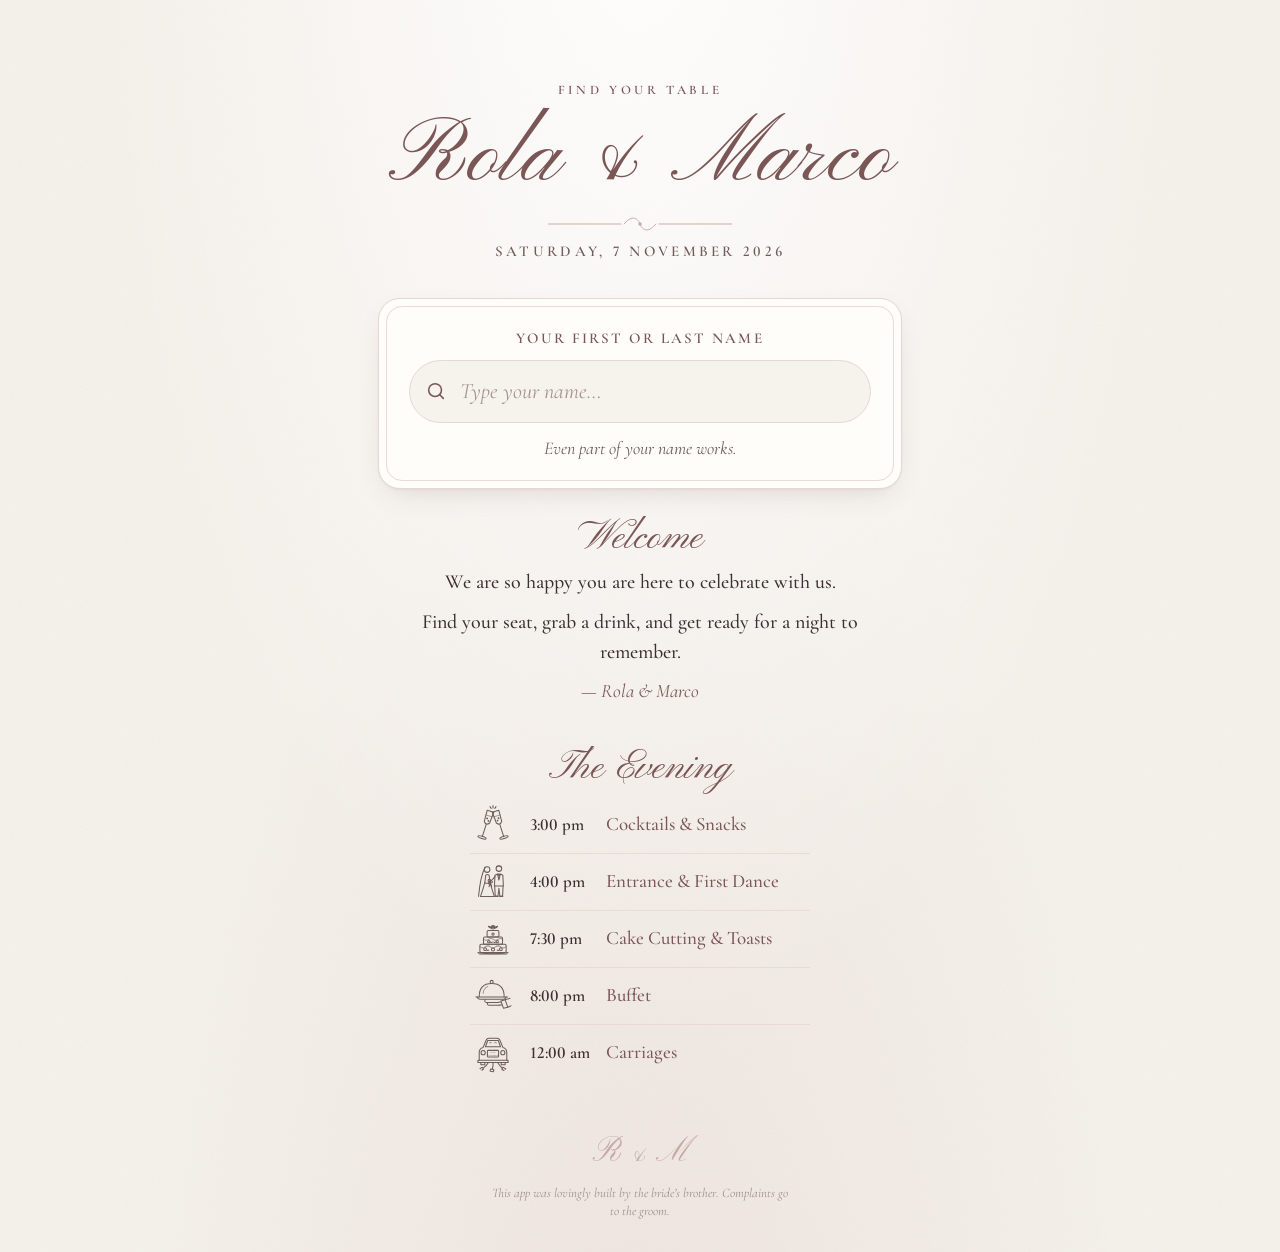
<file: index.html>
<!doctype html>
<html lang="en">
<head>
  <meta charset="utf-8">
  <meta name="viewport" content="width=device-width, initial-scale=1, viewport-fit=cover">
  <meta name="robots" content="noindex, nofollow">
  <meta name="theme-color" content="#F6F2EC">
  <meta name="format-detection" content="telephone=no">
  <title>Rola &amp; Marco · Find your table</title>
  <meta name="description" content="Find your table at Rola &amp; Marco's wedding.">
  <link rel="icon" href="data:image/svg+xml,%3Csvg xmlns='http://www.w3.org/2000/svg' viewBox='0 0 64 64'%3E%3Ccircle cx='32' cy='32' r='30' fill='%23F6F2EC' stroke='%237A5656' stroke-width='2'/%3E%3Ctext x='32' y='42' font-family='Georgia,serif' font-size='26' font-style='italic' text-anchor='middle' fill='%237A5656'%3ER%26amp;M%3C/text%3E%3C/svg%3E">
  <link rel="preload" href="fonts/pinyon-script-latin-400-normal.woff2" as="font" type="font/woff2" crossorigin>
  <link rel="preload" href="fonts/cormorant-garamond-latin-500-normal.woff2" as="font" type="font/woff2" crossorigin>
  <link rel="stylesheet" href="style.css">
</head>
<body>
  <main class="page">

    <header class="hero">
      <p class="eyebrow">Find your table</p>
      <h1 class="couple" id="couple">Rola &amp; Marco</h1>
      <svg class="flourish" viewBox="0 0 240 24" aria-hidden="true">
        <path d="M4 12 H96" />
        <path d="M144 12 H236" />
        <path d="M100 12 C108 2, 116 2, 120 12 C124 22, 132 22, 140 12" />
        <circle cx="120" cy="12" r="2.2" />
      </svg>
      <p class="date" id="date">Saturday, 7 November 2026</p>
      <p class="venue" id="venue" hidden></p>
    </header>

    <section class="finder" aria-labelledby="finder-title">
      <h2 id="finder-title" class="visually-hidden">Search for your name</h2>

      <form class="search" role="search" autocomplete="off" onsubmit="return false">
        <label for="q" class="search-label">Your first or last name</label>
        <div class="search-field">
          <svg class="search-icon" viewBox="0 0 24 24" aria-hidden="true"><circle cx="11" cy="11" r="7"/><path d="M20 20l-4.2-4.2"/></svg>
          <input id="q" name="q" type="search"
                 placeholder="Type your name…"
                 autocomplete="off" autocorrect="off" autocapitalize="words"
                 spellcheck="false" enterkeyhint="search" maxlength="60"
                 aria-describedby="status" aria-controls="results">
          <button type="button" class="clear" id="clear" aria-label="Clear search" hidden>
            <svg viewBox="0 0 24 24" aria-hidden="true"><path d="M6 6l12 12M18 6L6 18"/></svg>
          </button>
        </div>
      </form>

      <p id="status" class="status" aria-live="polite">Even part of your name works.</p>
      <div id="results" class="results"></div>
    </section>

    <section class="panel welcome" id="welcome" hidden>
      <h2 class="panel-title" id="welcome-title">Welcome</h2>
      <div class="welcome-text" id="welcome-text"></div>
      <p class="signature" id="welcome-signature"></p>
      <ul class="info-chips" id="welcome-extras"></ul>
    </section>

    <section class="panel schedule" id="schedule" hidden>
      <h2 class="panel-title" id="schedule-title">The Evening</h2>
      <ol class="timeline" id="timeline"></ol>
    </section>

    <footer class="foot">
      <button type="button" class="monogram" id="monogram" aria-label="A note from the bride’s brother">R <span>&amp;</span> M</button>
      <p class="credit" id="credit">This app was lovingly built by the bride’s brother. Complaints go to the groom.</p>
    </footer>
  </main>

  <noscript>
    <p class="noscript">Please enable JavaScript to search, or ask at the welcome desk for your table.</p>
  </noscript>

  <script src="config.js"></script>
  <script src="icons.js"></script>
  <script src="app.js" defer></script>
</body>
</html>
</file>
<file: style.css>
/* ───────── Fonts (self-hosted, work without Google) ───────── */
@font-face { font-family: "Pinyon Script"; font-style: normal; font-weight: 400; font-display: swap;
  src: url("fonts/pinyon-script-latin-400-normal.woff2") format("woff2"); }

@font-face { font-family: "Cormorant Garamond"; font-style: normal; font-weight: 400; font-display: swap;
  src: url("fonts/cormorant-garamond-latin-400-normal.woff2") format("woff2");
  unicode-range: U+0000-00FF, U+0131, U+0152-0153, U+02BB-02BC, U+02C6, U+02DA, U+02DC, U+2000-206F, U+20AC, U+2122, U+2191, U+2193, U+2212, U+2215, U+FEFF, U+FFFD; }
@font-face { font-family: "Cormorant Garamond"; font-style: normal; font-weight: 400; font-display: swap;
  src: url("fonts/cormorant-garamond-latin-ext-400-normal.woff2") format("woff2");
  unicode-range: U+0100-02AF, U+0304, U+0308, U+0329, U+1E00-1E9F, U+1EF2-1EFF, U+2020, U+20A0-20AB, U+20AD-20C0, U+2113, U+2C60-2C7F, U+A720-A7FF; }
@font-face { font-family: "Cormorant Garamond"; font-style: normal; font-weight: 500; font-display: swap;
  src: url("fonts/cormorant-garamond-latin-500-normal.woff2") format("woff2");
  unicode-range: U+0000-00FF, U+0131, U+0152-0153, U+02BB-02BC, U+02C6, U+02DA, U+02DC, U+2000-206F, U+20AC, U+2122, U+2191, U+2193, U+2212, U+2215, U+FEFF, U+FFFD; }
@font-face { font-family: "Cormorant Garamond"; font-style: normal; font-weight: 500; font-display: swap;
  src: url("fonts/cormorant-garamond-latin-ext-500-normal.woff2") format("woff2");
  unicode-range: U+0100-02AF, U+0304, U+0308, U+0329, U+1E00-1E9F, U+1EF2-1EFF, U+2020, U+20A0-20AB, U+20AD-20C0, U+2113, U+2C60-2C7F, U+A720-A7FF; }
@font-face { font-family: "Cormorant Garamond"; font-style: normal; font-weight: 600; font-display: swap;
  src: url("fonts/cormorant-garamond-latin-600-normal.woff2") format("woff2");
  unicode-range: U+0000-00FF, U+0131, U+0152-0153, U+02BB-02BC, U+02C6, U+02DA, U+02DC, U+2000-206F, U+20AC, U+2122, U+2191, U+2193, U+2212, U+2215, U+FEFF, U+FFFD; }
@font-face { font-family: "Cormorant Garamond"; font-style: normal; font-weight: 600; font-display: swap;
  src: url("fonts/cormorant-garamond-latin-ext-600-normal.woff2") format("woff2");
  unicode-range: U+0100-02AF, U+0304, U+0308, U+0329, U+1E00-1E9F, U+1EF2-1EFF, U+2020, U+20A0-20AB, U+20AD-20C0, U+2113, U+2C60-2C7F, U+A720-A7FF; }
@font-face { font-family: "Cormorant Garamond"; font-style: italic; font-weight: 400; font-display: swap;
  src: url("fonts/cormorant-garamond-latin-400-italic.woff2") format("woff2");
  unicode-range: U+0000-00FF, U+0131, U+0152-0153, U+02BB-02BC, U+02C6, U+02DA, U+02DC, U+2000-206F, U+20AC, U+2122, U+2191, U+2193, U+2212, U+2215, U+FEFF, U+FFFD; }
@font-face { font-family: "Cormorant Garamond"; font-style: italic; font-weight: 400; font-display: swap;
  src: url("fonts/cormorant-garamond-latin-ext-400-italic.woff2") format("woff2");
  unicode-range: U+0100-02AF, U+0304, U+0308, U+0329, U+1E00-1E9F, U+1EF2-1EFF, U+2020, U+20A0-20AB, U+20AD-20C0, U+2113, U+2C60-2C7F, U+A720-A7FF; }

/* ───────── Palette ───────── */
:root {
  --paper: #F6F2EC;
  --paper-deep: #EFE8DF;
  --card: #FFFDF9;
  --ink: #3B2F2F;
  --ink-soft: #6E5D5A;
  --mauve: #7A5656;
  --mauve-deep: #5E4040;
  --rose: #C9A9A6;
  --rose-soft: #E9DAD6;
  --line: #E4D8D2;
  --shadow: 0 1px 2px rgba(94, 64, 64, .06), 0 10px 30px -12px rgba(94, 64, 64, .22);
  --radius: 22px;
  --serif: "Cormorant Garamond", "Iowan Old Style", Georgia, "Times New Roman", serif;
  --script: "Pinyon Script", "Snell Roundhand", "Apple Chancery", cursive;
}

*, *::before, *::after { box-sizing: border-box; }
html { -webkit-text-size-adjust: 100%; }
body {
  margin: 0;
  min-height: 100svh;
  color: var(--ink);
  font-family: var(--serif);
  font-weight: 500;
  font-size: 19px;
  line-height: 1.5;
  font-variant-numeric: lining-nums;
  background-color: var(--paper);
  /* soft vignette + fine paper grain */
  background-image:
    radial-gradient(ellipse at 50% -10%, rgba(255,255,255,.9), rgba(255,255,255,0) 60%),
    radial-gradient(ellipse at 50% 120%, rgba(201,169,166,.18), rgba(201,169,166,0) 55%),
    url("data:image/svg+xml,%3Csvg xmlns='http://www.w3.org/2000/svg' width='220' height='220'%3E%3Cfilter id='n'%3E%3CfeTurbulence type='fractalNoise' baseFrequency='.85' numOctaves='3' stitchTiles='stitch'/%3E%3CfeColorMatrix values='0 0 0 0 .45 0 0 0 0 .34 0 0 0 0 .32 0 0 0 .07 0'/%3E%3C/filter%3E%3Crect width='100%25' height='100%25' filter='url(%23n)'/%3E%3C/svg%3E");
}

.page {
  max-width: 560px;
  margin: 0 auto;
  padding: max(28px, env(safe-area-inset-top)) 18px max(32px, env(safe-area-inset-bottom));
}

.visually-hidden {
  position: absolute !important; width: 1px; height: 1px; overflow: hidden;
  clip: rect(0 0 0 0); white-space: nowrap;
}

/* ───────── Hero ───────── */
.hero { text-align: center; padding: 18px 0 10px; }
.eyebrow {
  display: inline-block;
  margin: 0 0 6px;
  font-size: 13px;
  letter-spacing: .28em;
  text-transform: uppercase;
  color: var(--mauve);
  font-weight: 600;
}
.couple {
  margin: 0;
  font-family: var(--script);
  font-weight: 400;
  font-size: clamp(46px, 13.5vw, 92px);
  white-space: nowrap;
  line-height: 1.12;
  color: var(--mauve);
  letter-spacing: .005em;
  padding: 0 .1em;
}
.flourish {
  display: block; width: 190px; height: 20px; margin: 4px auto 6px;
  fill: none; stroke: var(--rose); stroke-width: 1.2; stroke-linecap: round;
}
.flourish circle { fill: var(--rose); stroke: none; }
.date {
  margin: 0;
  font-size: 15px;
  letter-spacing: .22em;
  text-transform: uppercase;
  color: var(--ink-soft);
  font-weight: 600;
  font-variant-numeric: lining-nums;
}
.venue { margin: 4px 0 0; font-style: italic; color: var(--ink-soft); }

/* ───────── Search card ───────── */
.finder {
  margin-top: 26px;
  background: var(--card);
  border: 1px solid var(--line);
  border-radius: var(--radius);
  box-shadow: var(--shadow);
  padding: 22px 18px 20px;
  position: relative;
}
.finder::before {
  /* thin inset frame, like stationery */
  content: ""; position: absolute; inset: 7px;
  border: 1px solid var(--rose-soft); border-radius: calc(var(--radius) - 6px);
  pointer-events: none;
}
.search { position: relative; z-index: 1; }
.search-label {
  display: block; text-align: center;
  font-size: 15px; letter-spacing: .14em; text-transform: uppercase;
  color: var(--mauve); font-weight: 600; margin-bottom: 10px;
}
.search-field { position: relative; }
.search-icon {
  position: absolute; left: 16px; top: 50%; transform: translateY(-50%);
  width: 22px; height: 22px; fill: none; stroke: var(--mauve); stroke-width: 1.7; stroke-linecap: round;
}
#q {
  width: 100%;
  font: inherit;
  font-size: 22px;        /* ≥16px stops iOS from zooming */
  color: var(--ink);
  background: var(--paper);
  border: 1px solid var(--line);
  border-radius: 999px;
  padding: 14px 52px 14px 50px;
  outline: none;
  -webkit-appearance: none; appearance: none;
  transition: border-color .2s, box-shadow .2s, background .2s;
}
#q::placeholder { color: #A8948F; font-style: italic; }
#q::-webkit-search-cancel-button { display: none; }
#q:focus { border-color: var(--rose); background: #fff; box-shadow: 0 0 0 4px rgba(201,169,166,.25); }
.clear {
  position: absolute; right: 8px; top: 50%; transform: translateY(-50%);
  width: 40px; height: 40px; border-radius: 50%;
  border: 0; background: transparent; cursor: pointer;
  display: grid; place-items: center;
}
.clear[hidden] { display: none; }
.clear svg { width: 18px; height: 18px; stroke: var(--ink-soft); stroke-width: 1.8; stroke-linecap: round; }
.clear:focus-visible, .result:focus-visible, .suggestion:focus-visible, .link-btn:focus-visible {
  outline: 2px solid var(--mauve); outline-offset: 2px;
}

.status {
  position: relative; z-index: 1;
  text-align: center; margin: 12px 4px 0;
  color: var(--ink-soft); font-style: italic; font-weight: 400; font-size: 18px;
  min-height: 1.5em;
}
.status:empty { display: none; }

.results { position: relative; z-index: 1; }
.results:empty { display: none; }

/* ───────── Seat card (single match) ───────── */
.seat {
  margin-top: 14px;
  text-align: center;
  padding: 22px 16px 20px;
  border-radius: 18px;
  background:
    linear-gradient(180deg, rgba(233,218,214,.55), rgba(233,218,214,.15));
  border: 1px solid var(--rose-soft);
  animation: rise .45s cubic-bezier(.2,.7,.2,1) both;
}
.seat-hello { margin: 0; font-size: 18px; color: var(--ink-soft); font-style: italic; font-weight: 400; }
.seat-name { margin: 2px 0 10px; font-size: 26px; font-weight: 600; line-height: 1.2; }
.seat-label {
  margin: 0; font-size: 13px; letter-spacing: .3em; text-transform: uppercase;
  color: var(--mauve); font-weight: 600;
}
.seat-number {
  margin: 0; font-size: 88px; line-height: 1; font-weight: 500; color: var(--mauve-deep);
  font-variant-numeric: lining-nums;
}
.seat-number.is-text { font-size: 44px; line-height: 1.15; margin-top: 6px; }
.seat-tablename { margin: 4px 0 0; font-family: var(--script); font-size: 34px; color: var(--mauve); line-height: 1.2; }
.seat-actions { margin-top: 14px; display: flex; justify-content: center; gap: 4px 20px; flex-wrap: wrap; }

.link-btn {
  font: inherit; font-size: 17px; font-weight: 600; color: var(--mauve);
  background: none; border: 0; padding: 6px 2px; cursor: pointer;
  text-decoration: underline; text-decoration-color: var(--rose); text-underline-offset: 4px;
}

/* ───────── Seating plan in the seat card ───────── */
.plan { margin: 16px -12px 0; }
.plan-frame {
  aspect-ratio: 784 / 472; width: 100%;
  border-radius: 14px; overflow: hidden;
  border: 1px solid var(--rose-soft); background: #F6F2EC;
  box-shadow: inset 0 0 0 1px rgba(255,255,255,.6);
}
.plan-frame svg { display: block; width: 100%; height: 100%; }
.plan-svg .num { display: none; }            /* only the guest's own table gets a number (the pin) */
.plan-svg .table { transition: opacity .6s ease; }
.plan-svg.has-active .table:not(.is-active) { opacity: .26; }
.plan-svg .pin-body { fill: var(--mauve-deep); }
.plan-svg .pin-face { fill: var(--mauve-deep); stroke: #FFFDF9; stroke-width: 2.4; }
.plan-svg .pin-num { fill: #fff; font-family: var(--serif); font-weight: 700; font-size: 17px; }
.plan-svg .is-active.reg .top { fill: var(--mauve); stroke: var(--mauve-deep); }
.plan-svg .is-active.high .top { fill: #4E6375; stroke: #33475A; }
.plan-svg .is-active .ch { fill: var(--rose-soft); }
.plan-svg .ring {
  fill: none; stroke: var(--mauve); stroke-width: 3;
  transform-box: fill-box; transform-origin: center;
  animation: ringpulse 2s ease-out infinite;
}
@keyframes ringpulse { 0% { transform: scale(.55); opacity: .9; } 100% { transform: scale(1.35); opacity: 0; } }
.plan-frame { cursor: zoom-in; }
.plan-frame:focus-visible { outline: 2px solid var(--mauve); outline-offset: 2px; }
.plan-overlay {
  position: fixed; inset: 0; z-index: 50;
  display: flex; align-items: center; justify-content: center;
  background: #F6F2EC; animation: rise .25s ease both;
}
.po-inner { flex: none; width: min(96vw, calc(96vh * 784 / 472)); aspect-ratio: 784 / 472; }
.po-inner svg { display: block; width: 100%; height: 100%; }
@media (orientation: portrait) {
  .po-inner { width: min(94vh, calc(94vw * 784 / 472)); transform: rotate(90deg); }
}
.po-close {
  position: fixed; top: max(12px, env(safe-area-inset-top)); right: 12px;
  width: 46px; height: 46px; border-radius: 50%; border: 1px solid var(--line);
  background: var(--card); box-shadow: var(--shadow); cursor: pointer;
  display: grid; place-items: center;
}
.po-close svg { width: 20px; height: 20px; stroke: var(--ink); stroke-width: 1.8; stroke-linecap: round; fill: none; }
html.po-open, html.po-open body { overflow: hidden; }
.po-hint { display: none; position: fixed; left: 0; right: 0; bottom: max(14px, env(safe-area-inset-bottom));
  margin: 0; text-align: center; font-size: 15px; font-style: italic; color: var(--ink-soft); }
@media (orientation: portrait) { .po-hint { display: block; } }
.plan-caption { margin: 8px 0 0; font-size: 15px; font-style: italic; color: var(--ink-soft); }

/* ───────── Result list (several matches) ───────── */
.result-list { list-style: none; margin: 12px 0 0; padding: 0; }
.result-list li + li { margin-top: 8px; }
.result {
  width: 100%;
  display: flex; align-items: center; justify-content: space-between; gap: 12px;
  font: inherit; text-align: left; color: var(--ink);
  background: #fff; border: 1px solid var(--line); border-radius: 14px;
  padding: 12px 14px 12px 18px; cursor: pointer;
  transition: border-color .15s, transform .15s, background .15s;
  animation: rise .3s ease both;
}
.result:hover { border-color: var(--rose); }
.result:active { transform: scale(.99); background: var(--paper); }
.result-name { font-size: 21px; font-weight: 500; line-height: 1.25; }
.result-name mark { background: none; color: var(--mauve); font-weight: 600; }
.result-alias { display: block; font-size: 15px; color: var(--ink-soft); font-style: italic; font-weight: 400; }
.result-table {
  flex: none; text-align: center; min-width: 64px;
  border-left: 1px solid var(--line); padding-left: 12px;
}
.result-table small { display: block; font-size: 11px; letter-spacing: .2em; text-transform: uppercase; color: var(--mauve); font-weight: 600; }
.result-table b { font-variant-numeric: lining-nums; display: block; font-size: 28px; font-weight: 500; line-height: 1.1; color: var(--mauve-deep); }
.result-table b.is-text { font-size: 18px; }
.more-note { text-align: center; margin: 10px 0 0; font-size: 16px; color: var(--ink-soft); font-style: italic; }

/* ───────── Not found / suggestions ───────── */
.notfound { margin-top: 12px; text-align: center; animation: rise .35s ease both; }
.notfound-title { margin: 0; font-size: 22px; font-weight: 600; color: var(--mauve-deep); }
.notfound p { margin: 6px 0 0; }
.suggestions { list-style: none; padding: 0; margin: 12px 0 4px; display: flex; flex-wrap: wrap; gap: 8px; justify-content: center; }
.suggestion {
  font: inherit; font-size: 19px; font-weight: 500; color: var(--mauve-deep);
  background: var(--rose-soft); border: 1px solid transparent; border-radius: 999px;
  padding: 8px 16px; cursor: pointer;
}
.suggestion:hover { border-color: var(--rose); }
.suggestion small { display: block; font-size: 14px; font-style: italic; font-weight: 400; color: var(--ink-soft); }
.tips { list-style: none; padding: 0; margin: 12px auto 0; max-width: 360px; text-align: left; font-size: 17px; color: var(--ink-soft); }
.tips li { padding-left: 20px; position: relative; }
.tips li::before { content: "❧"; position: absolute; left: 0; color: var(--rose); }

/* ───────── Panels (welcome, schedule) ───────── */
.panel {
  margin-top: 26px;
  text-align: center;
  padding: 0 6px;
}
.panel-title {
  margin: 0 0 6px;
  font-family: var(--script); font-weight: 400;
  font-size: 40px; line-height: 1.15; color: var(--mauve);
}
.welcome-text p { margin: 0 0 10px; font-size: 20px; }
.signature { margin: 4px 0 0; font-style: italic; color: var(--mauve); font-weight: 500; }
.info-chips { list-style: none; padding: 0; margin: 14px 0 0; display: flex; flex-wrap: wrap; gap: 8px; justify-content: center; }
.info-chips li {
  font-size: 16px; background: rgba(255,253,249,.8); border: 1px solid var(--line);
  border-radius: 999px; padding: 6px 14px; color: var(--ink-soft);
}
.info-chips b { color: var(--ink); font-weight: 600; }

.timeline { list-style: none; margin: 6px auto 0; padding: 0; max-width: 340px; text-align: left; }
.timeline li {
  display: grid; grid-template-columns: 46px 1fr; column-gap: 14px; align-items: center;
  padding: 5px 0;
}
.timeline li + li { border-top: 1px solid var(--rose-soft); }
.t-icon {
  width: 46px; height: 46px; color: var(--ink-soft);
  fill: none; stroke: currentColor; stroke-width: 1.6; stroke-linecap: round; stroke-linejoin: round;
  border-radius: 50%; padding: 2px;
  transition: background .3s, color .3s;
}
.t-dot { display: block; width: 10px; height: 10px; margin: 0 auto; padding: 0; border: 1.5px solid var(--mauve); }
.t-body { display: flex; align-items: baseline; gap: 10px; flex-wrap: wrap; }
.timeline time {
  flex: none; min-width: 66px; font-size: 17px; font-weight: 600; color: var(--ink);
  font-variant-numeric: lining-nums; white-space: nowrap;
}
.t-title { font-size: 19px; color: var(--mauve); line-height: 1.25; }
.t-note { flex-basis: 100%; font-size: 15px; color: var(--ink-soft); font-style: italic; font-weight: 400; margin-left: 76px; }
.t-now {
  order: 3; font-size: 10px; letter-spacing: .18em; text-transform: uppercase; font-weight: 600;
  color: var(--card); background: var(--mauve); border-radius: 999px; padding: 1px 8px; align-self: center;
}
.timeline li.is-now .t-icon { background: var(--rose-soft); color: var(--mauve-deep); }

/* ───────── Footer ───────── */
.foot { margin-top: 38px; text-align: center; color: var(--ink-soft); font-size: 15px; }
.foot p { margin: 0; }
.monogram {
  margin-top: 10px; font-family: var(--script); font-size: 34px; color: var(--rose);
  background: none; border: 0; padding: 4px 14px; cursor: pointer; line-height: 1.2;
  -webkit-tap-highlight-color: transparent; transition: transform .15s, color .2s;
}
.monogram:active { transform: scale(.92); color: var(--mauve); }
.monogram:focus-visible { outline: 2px solid var(--rose); outline-offset: 2px; border-radius: 10px; }
.credit { margin: 6px auto 0 !important; max-width: 300px; font-size: 13px; font-style: italic; line-height: 1.4; color: var(--ink-soft); opacity: .62; }

/* easter eggs */
.seat-egg { margin: 12px auto 0; max-width: 300px; font-size: 17px; font-style: italic; color: var(--mauve); line-height: 1.4; }
.egg-card { margin-top: 14px; text-align: center; padding: 18px 16px; border-radius: 16px; background: linear-gradient(180deg, rgba(233,218,214,.55), rgba(233,218,214,.15)); border: 1px solid var(--rose-soft); animation: rise .4s ease both; }
.egg-card p { margin: 0; font-size: 19px; font-style: italic; color: var(--mauve-deep); }
.egg-card .egg-mark { font-style: normal; font-size: 22px; color: var(--rose); margin-bottom: 4px; }
.confetti {
  position: fixed; z-index: 60; width: 9px; height: 13px; margin: -6px 0 0 -4px; pointer-events: none;
  animation: confetti 1.9s cubic-bezier(.15,.7,.35,1) both;
}
@keyframes confetti {
  0% { transform: translate(0, 0) rotate(0); opacity: 1; }
  70% { opacity: 1; }
  100% { transform: translate(var(--dx), calc(var(--dy) + 260px)) rotate(var(--rot)); opacity: 0; }
}
.egg-toast {
  position: fixed; z-index: 59; left: 50%; top: 34%;
  width: min(340px, calc(100vw - 32px)); transform: translateX(-50%);
  background: var(--card); border: 1px solid var(--rose-soft); border-radius: 18px; box-shadow: var(--shadow);
  padding: 16px 18px; text-align: center; animation: toastin .45s cubic-bezier(.2,.7,.2,1) both; cursor: pointer;
}
.egg-toast p { margin: 0; font-size: 19px; font-style: italic; color: var(--mauve-deep); line-height: 1.4; }
.egg-toast.is-out { opacity: 0; transition: opacity .5s; }
@keyframes toastin { from { opacity: 0; transform: translate(-50%, 16px); } to { opacity: 1; transform: translate(-50%, 0); } }
.monogram span { font-size: .8em; }

.noscript { text-align: center; padding: 16px; }

/* tap hint on the first name in the list (shown once per visit) */
.result { position: relative; }
.result.hint { animation: hintglow 1.5s ease-in-out 2; border-color: var(--rose); }
@keyframes hintglow {
  0%, 100% { box-shadow: 0 0 0 0 rgba(122,86,86,0); }
  45% { box-shadow: 0 0 0 6px rgba(201,169,166,.45), 0 4px 18px rgba(122,86,86,.18); }
}
.tap-ripple {
  position: absolute; left: 46%; top: 50%; width: 22px; height: 22px; margin: -11px 0 0 -11px;
  border-radius: 50%; background: rgba(122,86,86,.35); pointer-events: none;
  animation: taprip 1.5s ease-out 2;
}
@keyframes taprip {
  0% { transform: scale(.3); opacity: 0; }
  20% { transform: scale(.55); opacity: 1; }
  70% { transform: scale(1.9); opacity: 0; }
  100% { transform: scale(1.9); opacity: 0; }
}

@keyframes rise { from { opacity: 0; transform: translateY(8px); } to { opacity: 1; transform: none; } }

@media (prefers-reduced-motion: reduce) {
  *, *::before, *::after { animation: none !important; transition: none !important; }
}

@media (min-width: 600px) {
  .page { padding-top: 56px; }
  .finder { padding: 28px 30px 26px; }
}
</file>
